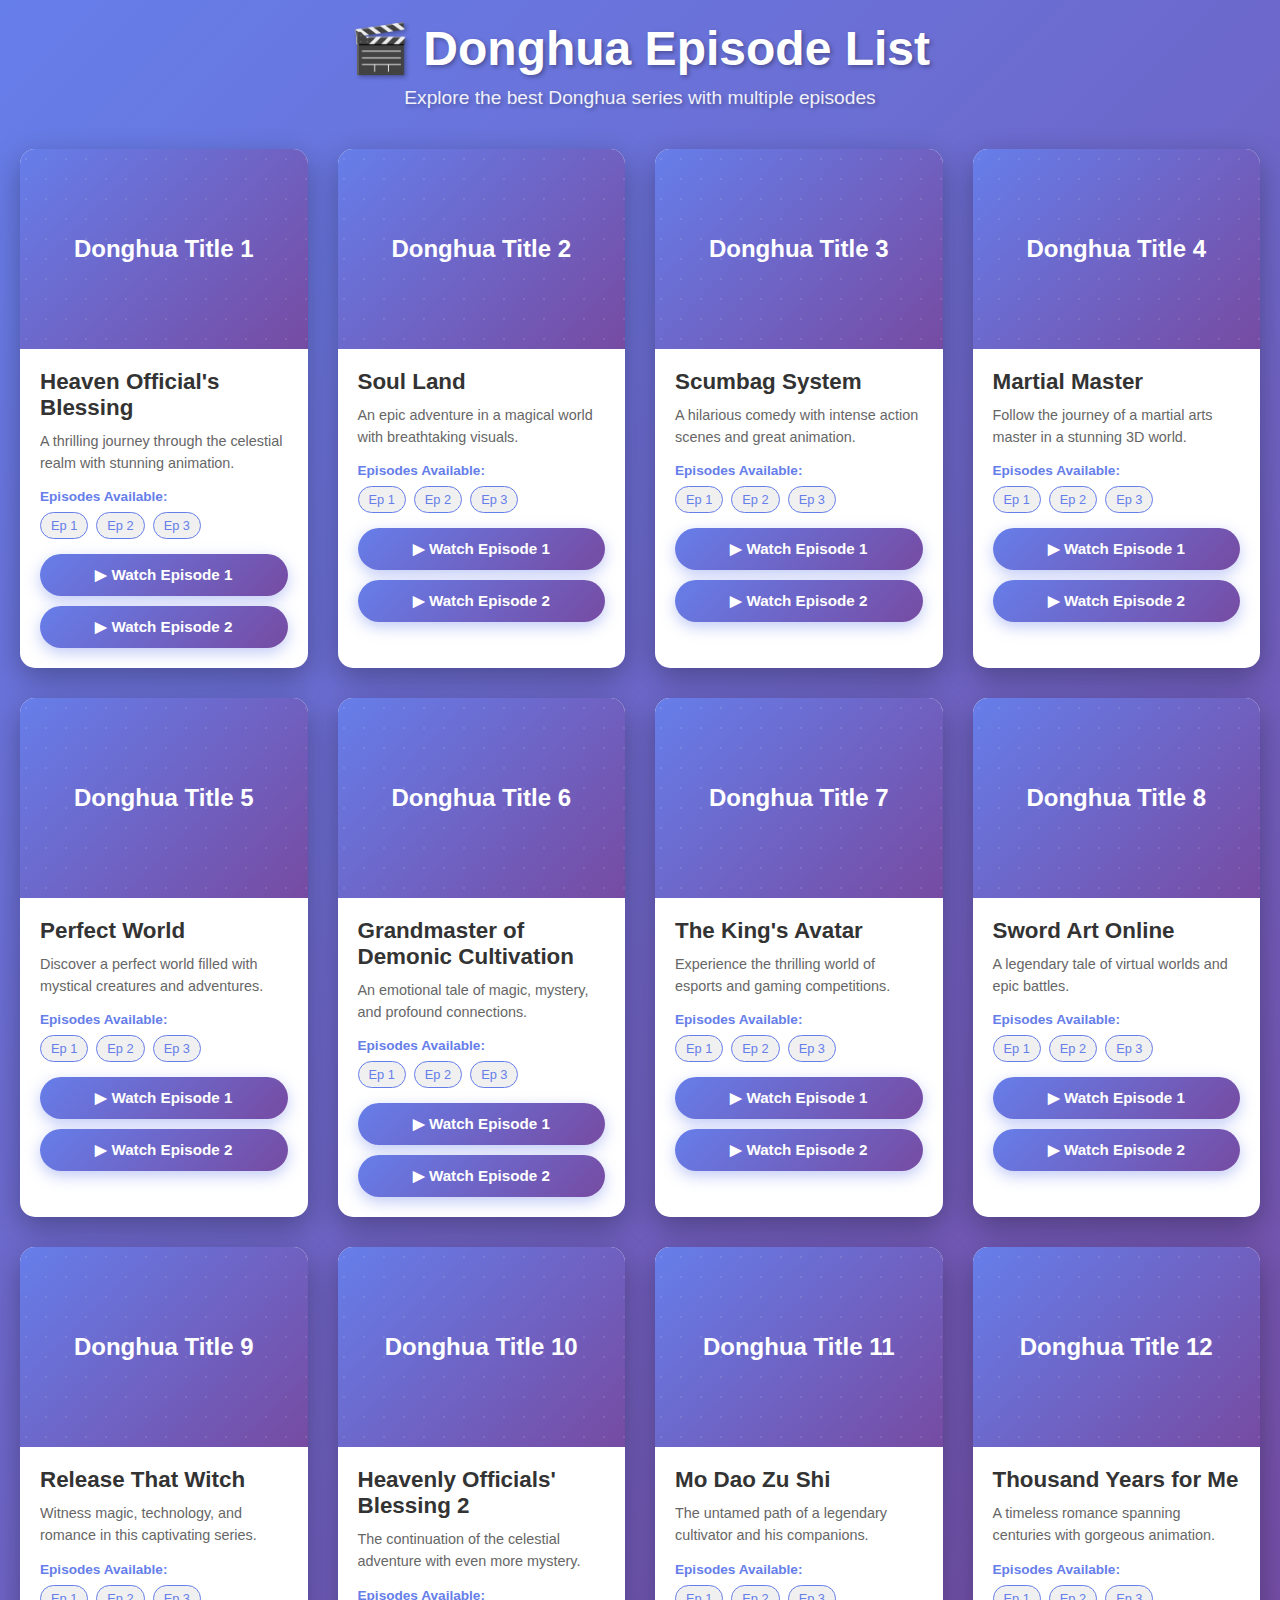
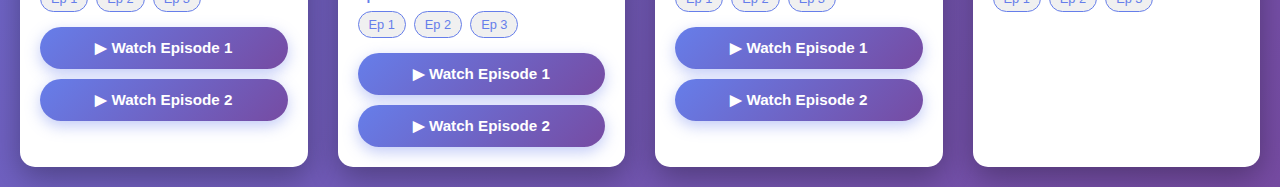
<file: index_Version2.html>
<!DOCTYPE html>
<html lang="en">
<head>
    <meta charset="UTF-8">
    <meta name="viewport" content="width=device-width, initial-scale=1.0">
    <title>Donghua Galaxy</title>
    <style>
        * {
            margin: 0;
            padding: 0;
            box-sizing: border-box;
        }

        body {
            background: linear-gradient(135deg, #667eea 0%, #764ba2 100%);
            font-family: 'Arial', sans-serif;
            min-height: 100vh;
            padding: 20px;
        }

        header {
            text-align: center;
            color: white;
            margin-bottom: 40px;
            text-shadow: 2px 2px 4px rgba(0, 0, 0, 0.3);
        }

        h1 {
            font-size: 3em;
            margin-bottom: 10px;
            animation: fadeIn 1s ease-in;
        }

        .subtitle {
            font-size: 1.2em;
            opacity: 0.9;
        }

        .donghua-cards {
            display: grid;
            grid-template-columns: repeat(auto-fill, minmax(280px, 1fr));
            gap: 30px;
            max-width: 1400px;
            margin: 0 auto;
        }

        .donghua-card {
            background: white;
            border-radius: 15px;
            overflow: hidden;
            box-shadow: 0 10px 30px rgba(0, 0, 0, 0.3);
            transition: all 0.3s ease;
            transform-style: preserve-3d;
            position: relative;
        }

        .donghua-card:hover {
            transform: translateY(-15px) rotateX(5deg);
            box-shadow: 0 20px 40px rgba(0, 0, 0, 0.4);
        }

        .donghua-image {
            width: 100%;
            height: 200px;
            background: linear-gradient(135deg, #667eea 0%, #764ba2 100%);
            display: flex;
            align-items: center;
            justify-content: center;
            color: white;
            font-size: 1.5em;
            font-weight: bold;
            position: relative;
            overflow: hidden;
        }

        .donghua-image::before {
            content: '';
            position: absolute;
            top: -50%;
            left: -50%;
            width: 200%;
            height: 200%;
            background: radial-gradient(circle, rgba(255,255,255,0.1) 1px, transparent 1px);
            background-size: 20px 20px;
            animation: moveBackground 20s linear infinite;
        }

        @keyframes moveBackground {
            0% { transform: translate(0, 0); }
            100% { transform: translate(20px, 20px); }
        }

        .donghua-content {
            padding: 20px;
        }

        .donghua-title {
            font-size: 1.4em;
            color: #333;
            margin-bottom: 10px;
            font-weight: bold;
        }

        .donghua-description {
            color: #666;
            font-size: 0.9em;
            margin-bottom: 15px;
            line-height: 1.5;
        }

        .episodes-section {
            margin-bottom: 15px;
        }

        .episodes-label {
            font-size: 0.85em;
            color: #667eea;
            font-weight: bold;
            margin-bottom: 8px;
        }

        .episodes-list {
            display: flex;
            flex-wrap: wrap;
            gap: 8px;
            margin-bottom: 10px;
        }

        .episode-badge {
            background: #f0f0f0;
            padding: 5px 10px;
            border-radius: 20px;
            font-size: 0.8em;
            color: #667eea;
            border: 1px solid #667eea;
            cursor: pointer;
            transition: all 0.2s ease;
        }

        .episode-badge:hover {
            background: #667eea;
            color: white;
        }

        .watch-buttons {
            display: flex;
            flex-direction: column;
            gap: 10px;
        }

        .watch-button {
            background: linear-gradient(135deg, #667eea 0%, #764ba2 100%);
            color: white;
            border: none;
            padding: 12px 20px;
            border-radius: 25px;
            cursor: pointer;
            font-size: 0.95em;
            font-weight: bold;
            transition: all 0.3s ease;
            text-decoration: none;
            display: inline-block;
            text-align: center;
            box-shadow: 0 5px 15px rgba(102, 126, 234, 0.4);
        }

        .watch-button:hover {
            transform: scale(1.05);
            box-shadow: 0 8px 25px rgba(102, 126, 234, 0.6);
        }

        @keyframes fadeIn {
            from {
                opacity: 0;
                transform: translateY(-20px);
            }
            to {
                opacity: 1;
                transform: translateY(0);
            }
        }

        .donghua-card {
            animation: fadeIn 0.6s ease-out forwards;
        }

        .donghua-card:nth-child(1) { animation-delay: 0.1s; }
        .donghua-card:nth-child(2) { animation-delay: 0.2s; }
        .donghua-card:nth-child(3) { animation-delay: 0.3s; }
        .donghua-card:nth-child(4) { animation-delay: 0.4s; }
        .donghua-card:nth-child(5) { animation-delay: 0.5s; }
        .donghua-card:nth-child(6) { animation-delay: 0.6s; }
        .donghua-card:nth-child(7) { animation-delay: 0.7s; }
        .donghua-card:nth-child(8) { animation-delay: 0.8s; }
        .donghua-card:nth-child(9) { animation-delay: 0.9s; }
        .donghua-card:nth-child(10) { animation-delay: 1s; }
        .donghua-card:nth-child(11) { animation-delay: 1.1s; }
        .donghua-card:nth-child(12) { animation-delay: 1.2s; }
        .donghua-card:nth-child(13) { animation-delay: 1.3s; }
        .donghua-card:nth-child(14) { animation-delay: 1.4s; }
        .donghua-card:nth-child(15) { animation-delay: 1.5s; }
        .donghua-card:nth-child(16) { animation-delay: 1.6s; }
        .donghua-card:nth-child(17) { animation-delay: 1.7s; }
        .donghua-card:nth-child(18) { animation-delay: 1.8s; }
        .donghua-card:nth-child(19) { animation-delay: 1.9s; }
        .donghua-card:nth-child(20) { animation-delay: 2s; }
    </style>
</head>
<body>
    <header>
        <h1>🎬 Donghua Episode List</h1>
        <p class="subtitle">Explore the best Donghua series with multiple episodes</p>
    </header>

    <div class="donghua-cards">
        <!-- Card 1 -->
        <div class="donghua-card">
            <div class="donghua-image">Donghua Title 1</div>
            <div class="donghua-content">
                <div class="donghua-title">Heaven Official's Blessing</div>
                <p class="donghua-description">A thrilling journey through the celestial realm with stunning animation.</p>
                <div class="episodes-section">
                    <div class="episodes-label">Episodes Available:</div>
                    <div class="episodes-list">
                        <span class="episode-badge">Ep 1</span>
                        <span class="episode-badge">Ep 2</span>
                        <span class="episode-badge">Ep 3</span>
                    </div>
                </div>
                <div class="watch-buttons">
                    <a href="https://www.dailymotion.com/search/Heaven%20Officials%20Blessing%20episode%201" target="_blank" class="watch-button">▶ Watch Episode 1</a>
                    <a href="https://www.dailymotion.com/search/Heaven%20Officials%20Blessing%20episode%202" target="_blank" class="watch-button">▶ Watch Episode 2</a>
                </div>
            </div>
        </div>

        <!-- Card 2 -->
        <div class="donghua-card">
            <div class="donghua-image">Donghua Title 2</div>
            <div class="donghua-content">
                <div class="donghua-title">Soul Land</div>
                <p class="donghua-description">An epic adventure in a magical world with breathtaking visuals.</p>
                <div class="episodes-section">
                    <div class="episodes-label">Episodes Available:</div>
                    <div class="episodes-list">
                        <span class="episode-badge">Ep 1</span>
                        <span class="episode-badge">Ep 2</span>
                        <span class="episode-badge">Ep 3</span>
                    </div>
                </div>
                <div class="watch-buttons">
                    <a href="https://www.dailymotion.com/search/Soul%20Land%20episode%201" target="_blank" class="watch-button">▶ Watch Episode 1</a>
                    <a href="https://www.dailymotion.com/search/Soul%20Land%20episode%202" target="_blank" class="watch-button">▶ Watch Episode 2</a>
                </div>
            </div>
        </div>

        <!-- Card 3 -->
        <div class="donghua-card">
            <div class="donghua-image">Donghua Title 3</div>
            <div class="donghua-content">
                <div class="donghua-title">Scumbag System</div>
                <p class="donghua-description">A hilarious comedy with intense action scenes and great animation.</p>
                <div class="episodes-section">
                    <div class="episodes-label">Episodes Available:</div>
                    <div class="episodes-list">
                        <span class="episode-badge">Ep 1</span>
                        <span class="episode-badge">Ep 2</span>
                        <span class="episode-badge">Ep 3</span>
                    </div>
                </div>
                <div class="watch-buttons">
                    <a href="https://www.dailymotion.com/search/Scumbag%20System%20episode%201" target="_blank" class="watch-button">▶ Watch Episode 1</a>
                    <a href="https://www.dailymotion.com/search/Scumbag%20System%20episode%202" target="_blank" class="watch-button">▶ Watch Episode 2</a>
                </div>
            </div>
        </div>

        <!-- Card 4 -->
        <div class="donghua-card">
            <div class="donghua-image">Donghua Title 4</div>
            <div class="donghua-content">
                <div class="donghua-title">Martial Master</div>
                <p class="donghua-description">Follow the journey of a martial arts master in a stunning 3D world.</p>
                <div class="episodes-section">
                    <div class="episodes-label">Episodes Available:</div>
                    <div class="episodes-list">
                        <span class="episode-badge">Ep 1</span>
                        <span class="episode-badge">Ep 2</span>
                        <span class="episode-badge">Ep 3</span>
                    </div>
                </div>
                <div class="watch-buttons">
                    <a href="https://www.dailymotion.com/search/Martial%20Master%20episode%201" target="_blank" class="watch-button">▶ Watch Episode 1</a>
                    <a href="https://www.dailymotion.com/search/Martial%20Master%20episode%202" target="_blank" class="watch-button">▶ Watch Episode 2</a>
                </div>
            </div>
        </div>

        <!-- Card 5 -->
        <div class="donghua-card">
            <div class="donghua-image">Donghua Title 5</div>
            <div class="donghua-content">
                <div class="donghua-title">Perfect World</div>
                <p class="donghua-description">Discover a perfect world filled with mystical creatures and adventures.</p>
                <div class="episodes-section">
                    <div class="episodes-label">Episodes Available:</div>
                    <div class="episodes-list">
                        <span class="episode-badge">Ep 1</span>
                        <span class="episode-badge">Ep 2</span>
                        <span class="episode-badge">Ep 3</span>
                    </div>
                </div>
                <div class="watch-buttons">
                    <a href="https://www.dailymotion.com/search/Perfect%20World%20episode%201" target="_blank" class="watch-button">▶ Watch Episode 1</a>
                    <a href="https://www.dailymotion.com/search/Perfect%20World%20episode%202" target="_blank" class="watch-button">▶ Watch Episode 2</a>
                </div>
            </div>
        </div>

        <!-- Card 6 -->
        <div class="donghua-card">
            <div class="donghua-image">Donghua Title 6</div>
            <div class="donghua-content">
                <div class="donghua-title">Grandmaster of Demonic Cultivation</div>
                <p class="donghua-description">An emotional tale of magic, mystery, and profound connections.</p>
                <div class="episodes-section">
                    <div class="episodes-label">Episodes Available:</div>
                    <div class="episodes-list">
                        <span class="episode-badge">Ep 1</span>
                        <span class="episode-badge">Ep 2</span>
                        <span class="episode-badge">Ep 3</span>
                    </div>
                </div>
                <div class="watch-buttons">
                    <a href="https://www.dailymotion.com/search/Grandmaster%20of%20Demonic%20Cultivation%20episode%201" target="_blank" class="watch-button">▶ Watch Episode 1</a>
                    <a href="https://www.dailymotion.com/search/Grandmaster%20of%20Demonic%20Cultivation%20episode%202" target="_blank" class="watch-button">▶ Watch Episode 2</a>
                </div>
            </div>
        </div>

        <!-- Card 7 -->
        <div class="donghua-card">
            <div class="donghua-image">Donghua Title 7</div>
            <div class="donghua-content">
                <div class="donghua-title">The King's Avatar</div>
                <p class="donghua-description">Experience the thrilling world of esports and gaming competitions.</p>
                <div class="episodes-section">
                    <div class="episodes-label">Episodes Available:</div>
                    <div class="episodes-list">
                        <span class="episode-badge">Ep 1</span>
                        <span class="episode-badge">Ep 2</span>
                        <span class="episode-badge">Ep 3</span>
                    </div>
                </div>
                <div class="watch-buttons">
                    <a href="https://www.dailymotion.com/search/The%20Kings%20Avatar%20episode%201" target="_blank" class="watch-button">▶ Watch Episode 1</a>
                    <a href="https://www.dailymotion.com/search/The%20Kings%20Avatar%20episode%202" target="_blank" class="watch-button">▶ Watch Episode 2</a>
                </div>
            </div>
        </div>

        <!-- Card 8 -->
        <div class="donghua-card">
            <div class="donghua-image">Donghua Title 8</div>
            <div class="donghua-content">
                <div class="donghua-title">Sword Art Online</div>
                <p class="donghua-description">A legendary tale of virtual worlds and epic battles.</p>
                <div class="episodes-section">
                    <div class="episodes-label">Episodes Available:</div>
                    <div class="episodes-list">
                        <span class="episode-badge">Ep 1</span>
                        <span class="episode-badge">Ep 2</span>
                        <span class="episode-badge">Ep 3</span>
                    </div>
                </div>
                <div class="watch-buttons">
                    <a href="https://www.dailymotion.com/search/Sword%20Art%20Online%20episode%201" target="_blank" class="watch-button">▶ Watch Episode 1</a>
                    <a href="https://www.dailymotion.com/search/Sword%20Art%20Online%20episode%202" target="_blank" class="watch-button">▶ Watch Episode 2</a>
                </div>
            </div>
        </div>

        <!-- Card 9 -->
        <div class="donghua-card">
            <div class="donghua-image">Donghua Title 9</div>
            <div class="donghua-content">
                <div class="donghua-title">Release That Witch</div>
                <p class="donghua-description">Witness magic, technology, and romance in this captivating series.</p>
                <div class="episodes-section">
                    <div class="episodes-label">Episodes Available:</div>
                    <div class="episodes-list">
                        <span class="episode-badge">Ep 1</span>
                        <span class="episode-badge">Ep 2</span>
                        <span class="episode-badge">Ep 3</span>
                    </div>
                </div>
                <div class="watch-buttons">
                    <a href="https://www.dailymotion.com/search/Release%20That%20Witch%20episode%201" target="_blank" class="watch-button">▶ Watch Episode 1</a>
                    <a href="https://www.dailymotion.com/search/Release%20That%20Witch%20episode%202" target="_blank" class="watch-button">▶ Watch Episode 2</a>
                </div>
            </div>
        </div>

        <!-- Card 10 -->
        <div class="donghua-card">
            <div class="donghua-image">Donghua Title 10</div>
            <div class="donghua-content">
                <div class="donghua-title">Heavenly Officials' Blessing 2</div>
                <p class="donghua-description">The continuation of the celestial adventure with even more mystery.</p>
                <div class="episodes-section">
                    <div class="episodes-label">Episodes Available:</div>
                    <div class="episodes-list">
                        <span class="episode-badge">Ep 1</span>
                        <span class="episode-badge">Ep 2</span>
                        <span class="episode-badge">Ep 3</span>
                    </div>
                </div>
                <div class="watch-buttons">
                    <a href="https://www.dailymotion.com/search/Heavenly%20Officials%20Blessing%202%20episode%201" target="_blank" class="watch-button">▶ Watch Episode 1</a>
                    <a href="https://www.dailymotion.com/search/Heavenly%20Officials%20Blessing%202%20episode%202" target="_blank" class="watch-button">▶ Watch Episode 2</a>
                </div>
            </div>
        </div>

        <!-- Card 11 -->
        <div class="donghua-card">
            <div class="donghua-image">Donghua Title 11</div>
            <div class="donghua-content">
                <div class="donghua-title">Mo Dao Zu Shi</div>
                <p class="donghua-description">The untamed path of a legendary cultivator and his companions.</p>
                <div class="episodes-section">
                    <div class="episodes-label">Episodes Available:</div>
                    <div class="episodes-list">
                        <span class="episode-badge">Ep 1</span>
                        <span class="episode-badge">Ep 2</span>
                        <span class="episode-badge">Ep 3</span>
                    </div>
                </div>
                <div class="watch-buttons">
                    <a href="https://www.dailymotion.com/search/Mo%20Dao%20Zu%20Shi%20episode%201" target="_blank" class="watch-button">▶ Watch Episode 1</a>
                    <a href="https://www.dailymotion.com/search/Mo%20Dao%20Zu%20Shi%20episode%202" target="_blank" class="watch-button">▶ Watch Episode 2</a>
                </div>
            </div>
        </div>

        <!-- Card 12 -->
        <div class="donghua-card">
            <div class="donghua-image">Donghua Title 12</div>
            <div class="donghua-content">
                <div class="donghua-title">Thousand Years for Me</div>
                <p class="donghua-description">A timeless romance spanning centuries with gorgeous animation.</p>
                <div class="episodes-section">
                    <div class="episodes-label">Episodes Available:</div>
                    <div class="episodes-list">
                        <span class="episode-badge">Ep 1</span>
                        <span class="episode-badge">Ep 2</span>
                        <span class="episode-badge">Ep 3</span>
                    </div>
</file>
